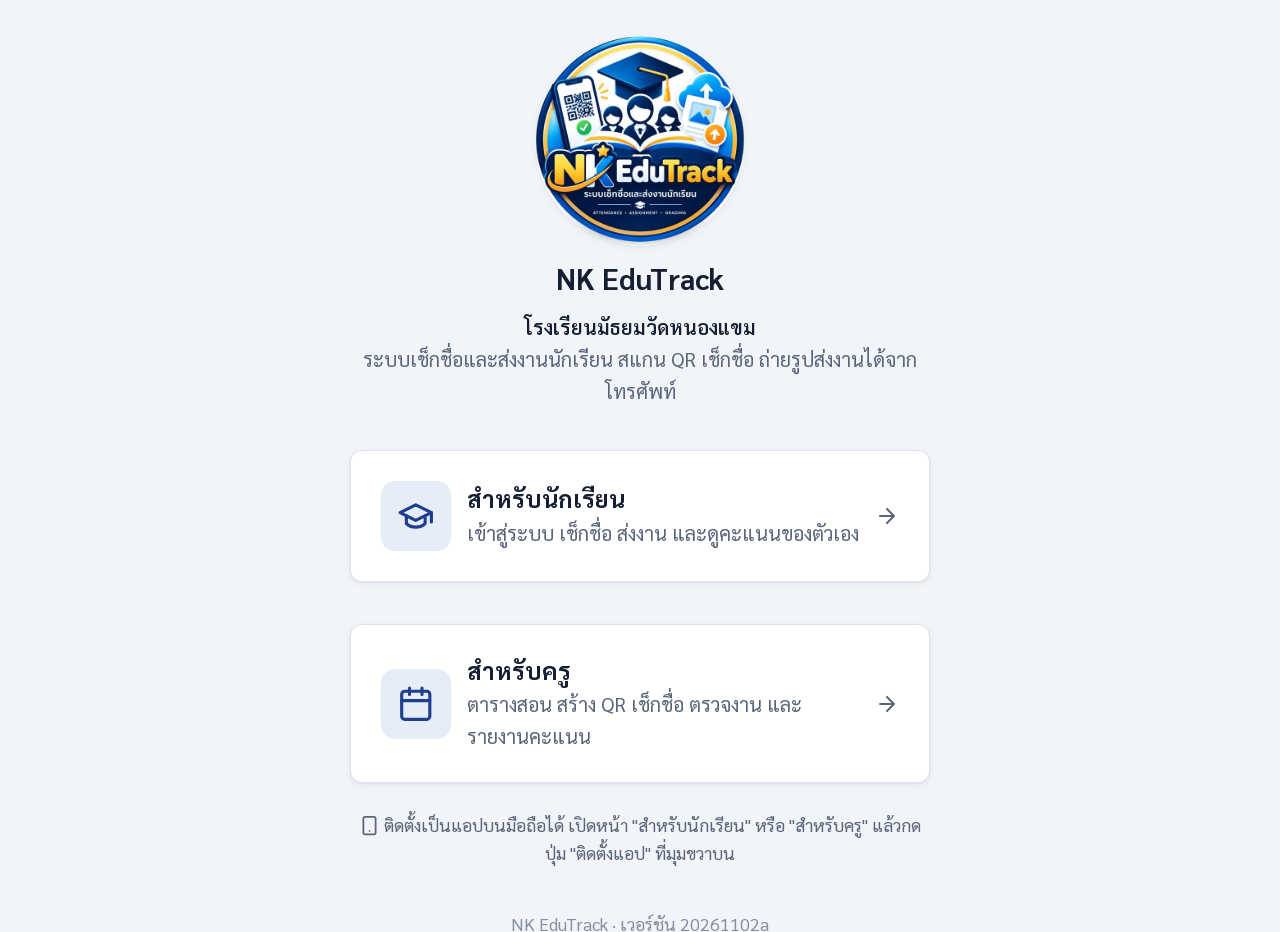
<file: index.html>
<!doctype html>
<html lang="th">
<head>
<meta charset="utf-8">
<meta name="viewport" content="width=device-width, initial-scale=1">
<meta http-equiv="refresh" content="0; url=attendance/">
<title>NK EduTrack</title>
<link rel="icon" type="image/png" href="attendance/img/favicon.png">
</head>
<body>
<p><a href="attendance/">ไปที่ระบบเช็กชื่อและส่งงาน</a></p>
</body>
</html>
</file>
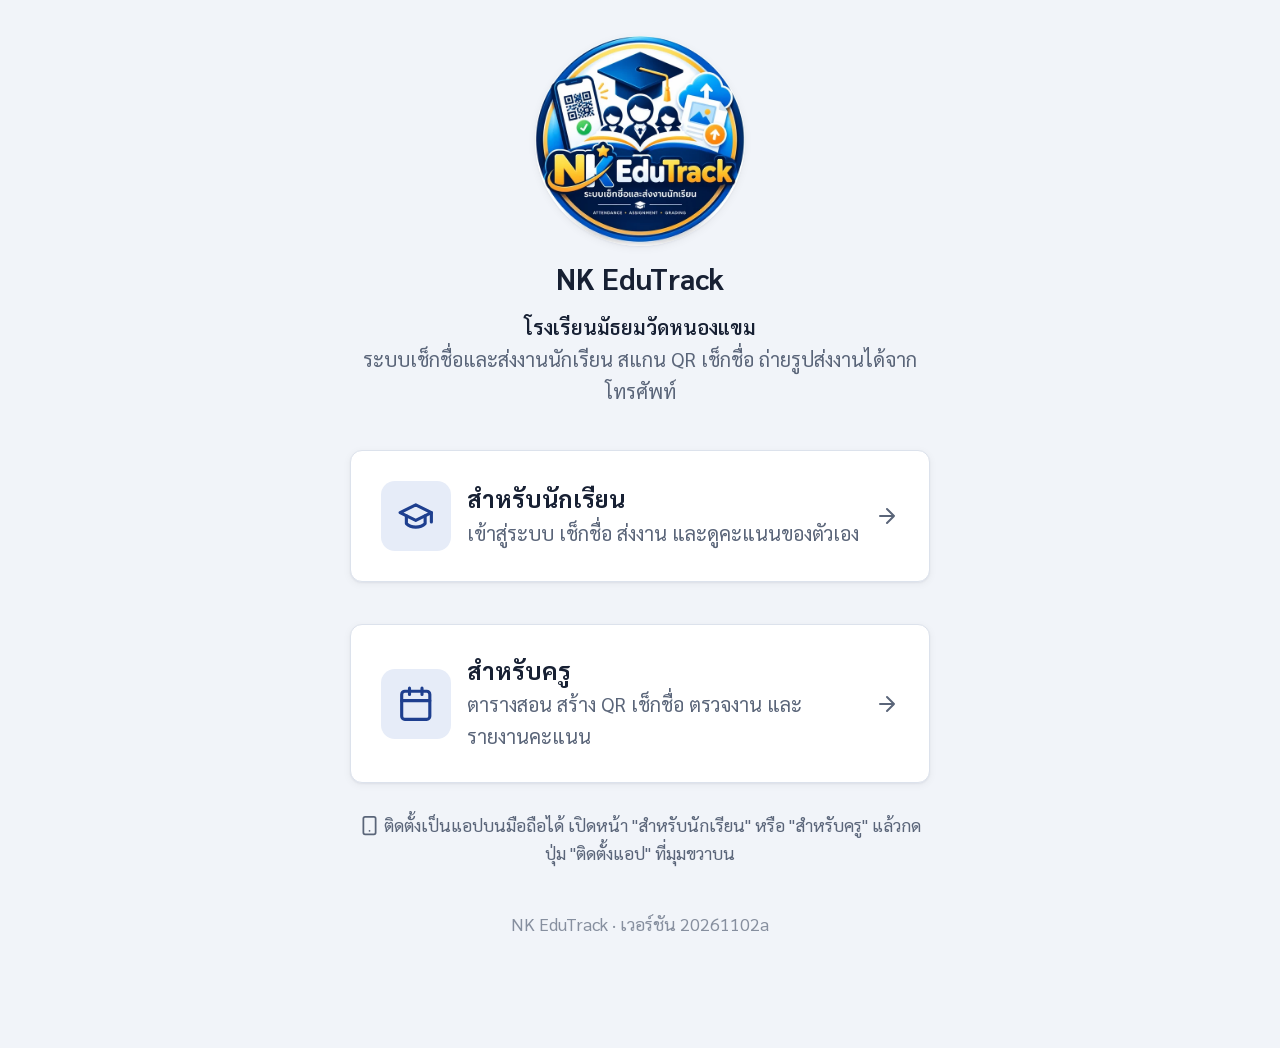
<file: attendance/index.html>
<!doctype html>
<html lang="th">
<head>
<meta charset="utf-8">
<meta name="viewport" content="width=device-width, initial-scale=1">
<meta name="robots" content="noindex">
<title>NK EduTrack</title>
<link rel="icon" type="image/png" href="img/favicon.png">
<meta name="theme-color" content="#3056d3">
<link rel="apple-touch-icon" href="img/apple-touch-icon.png">
<link rel="preconnect" href="https://fonts.googleapis.com">
<link rel="preconnect" href="https://fonts.gstatic.com" crossorigin>
<link rel="stylesheet" href="https://fonts.googleapis.com/css2?family=Sarabun:wght@400;600;700&display=swap">
<link rel="stylesheet" href="app.css?v=20261102a">
</head>
<body>
<main class="narrow">
  <div class="home-links">
    <div>
      <img class="hero-logo" src="img/logo.webp" alt="NK EduTrack" width="168" height="168">
      <h1 class="center">NK EduTrack</h1>
      <p class="center" style="margin:0;font-weight:600">โรงเรียนมัธยมวัดหนองแขม</p>
      <p class="muted center">ระบบเช็กชื่อและส่งงานนักเรียน สแกน QR เช็กชื่อ ถ่ายรูปส่งงานได้จากโทรศัพท์</p>
    </div>
    <a class="card home-link" href="student.html">
      <span class="tile"><i data-ic="school"></i></span>
      <div><h2>สำหรับนักเรียน</h2>
      <p class="muted">เข้าสู่ระบบ เช็กชื่อ ส่งงาน และดูคะแนนของตัวเอง</p></div><i data-ic="next"></i>
    </a>
    <a class="card home-link" href="teacher.html">
      <span class="tile"><i data-ic="calendar"></i></span>
      <div><h2>สำหรับครู</h2>
      <p class="muted">ตารางสอน สร้าง QR เช็กชื่อ ตรวจงาน และรายงานคะแนน</p></div><i data-ic="next"></i>
    </a>
    <p class="muted small center"><i data-ic="phone"></i> ติดตั้งเป็นแอปบนมือถือได้ เปิดหน้า "สำหรับนักเรียน" หรือ "สำหรับครู" แล้วกดปุ่ม "ติดตั้งแอป" ที่มุมขวาบน</p>
  </div>
</main>
<script src="config.js?v=20261102a"></script>
<script src="common.js?v=20261102a"></script>
</body>
</html>
</file>
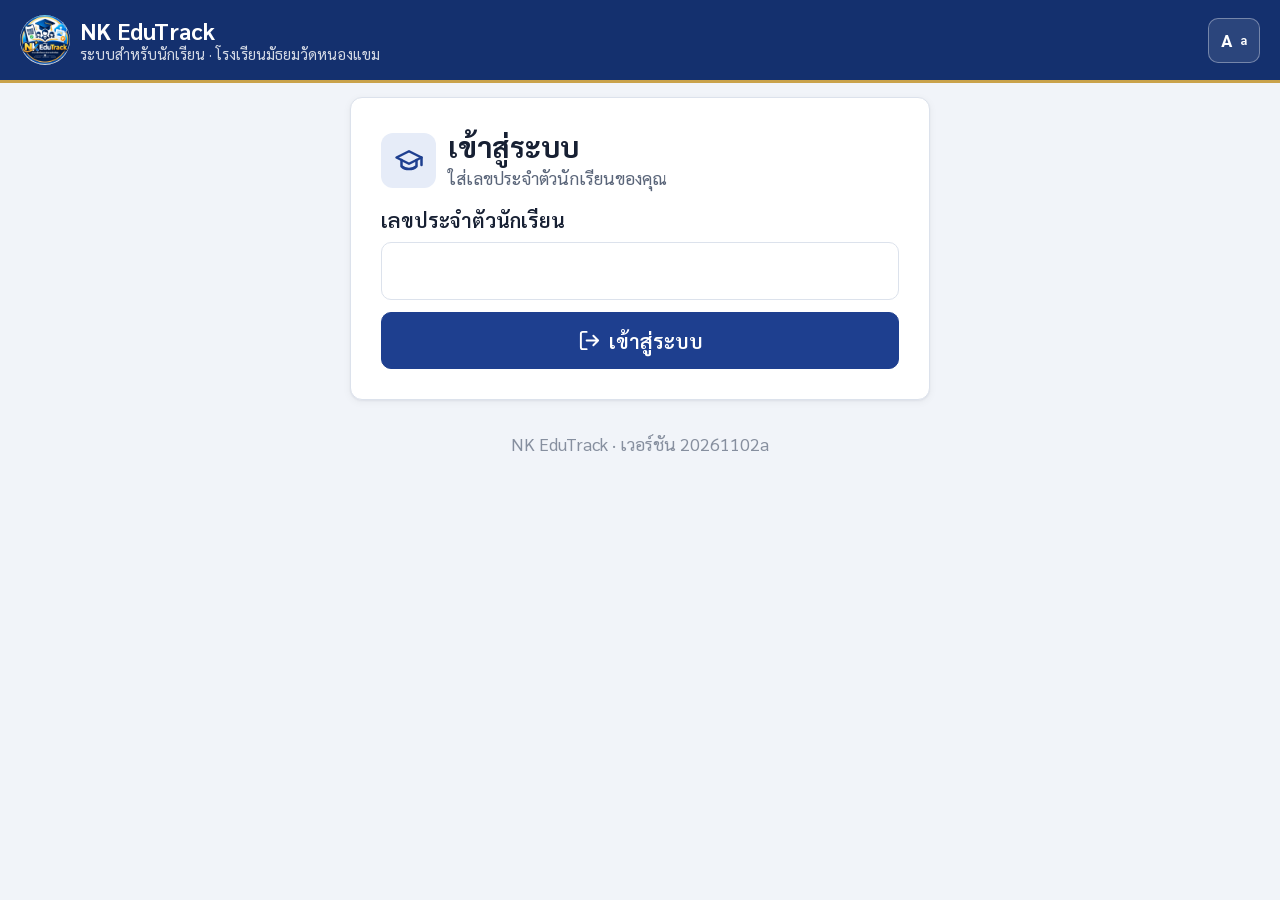
<file: attendance/student.html>
<!doctype html>
<html lang="th">
<head>
<meta charset="utf-8">
<meta name="viewport" content="width=device-width, initial-scale=1, viewport-fit=cover">
<meta name="robots" content="noindex">
<title>NK EduTrack · นักเรียน</title>
<link rel="icon" type="image/png" href="img/favicon.png">
<link rel="manifest" href="manifest-student.webmanifest">
<meta name="theme-color" content="#3056d3">
<meta name="mobile-web-app-capable" content="yes">
<meta name="apple-mobile-web-app-capable" content="yes">
<meta name="apple-mobile-web-app-title" content="NK นักเรียน">
<meta name="apple-mobile-web-app-status-bar-style" content="default">
<link rel="apple-touch-icon" href="img/apple-touch-icon.png">
<link rel="preconnect" href="https://fonts.googleapis.com">
<link rel="preconnect" href="https://fonts.gstatic.com" crossorigin>
<link rel="stylesheet" href="https://fonts.googleapis.com/css2?family=Sarabun:wght@400;600;700&display=swap">
<link rel="stylesheet" href="app.css?v=20261102a">
</head>
<body>
<header class="top">
  <div class="wrap">
    <a class="brand" href="./"><img class="logo" src="img/logo.webp" alt="" width="40" height="40"><span class="bt"><b>NK EduTrack</b><small>ระบบสำหรับนักเรียน · โรงเรียนมัธยมวัดหนองแขม</small></span></a>
    <div class="who hidden" id="who"></div>
    <button class="btn sm hidden" id="install-app" type="button" aria-label="ติดตั้งแอป"><i data-ic="phone"></i><span class="lbl">ติดตั้งแอป</span></button>
    <button class="btn sm hidden" id="logout" type="button" aria-label="ออกจากระบบ"><i data-ic="logout"></i><span class="lbl">ออก</span></button>
  </div>
</header>

<main id="main">
  <!-- เข้าสู่ระบบ -->
  <section id="view-login" class="narrow hidden">
    <div class="card">
      <div class="pagehead" style="margin-bottom:12px"><span class="tile"><i data-ic="school"></i></span><div><h1 style="margin:0">เข้าสู่ระบบ</h1><div class="small muted" id="login-note">ใส่เลขประจำตัวนักเรียนของคุณ</div></div></div>
      <div id="link-info" class="result hidden" role="status" style="margin:0 0 12px;text-align:left"></div>
      <form id="login-form" autocomplete="off">
        <label class="field">เลขประจำตัวนักเรียน
          <input id="login-id" type="text" inputmode="numeric" pattern="[0-9]*" maxlength="12" required>
        </label>
        <label class="field hidden" id="pin-wrap">PIN 4 หลัก
          <input id="login-pin" class="pin" type="password" inputmode="numeric" pattern="[0-9]*" maxlength="4" autocomplete="off">
          <span class="hint">ถ้ายังไม่เคยใช้ ให้เว้นว่างไว้ แล้วกด "เข้าสู่ระบบ" เพื่อตั้ง PIN</span>
        </label>
        <button class="btn primary block" type="submit"><i data-ic="logout"></i>เข้าสู่ระบบ</button>
      </form>
    </div>
  </section>

  <!-- ตั้ง PIN ครั้งแรก -->
  <section id="view-setup" class="narrow hidden">
    <div class="card">
      <h1>ตั้ง PIN ครั้งแรก</h1>
      <p>คุณคือ <b id="setup-name"></b> ใช่ไหม?</p>
      <p class="muted small">ถ้าไม่ใช่ ให้กด "ไม่ใช่ฉัน" แล้วตรวจเลขประจำตัวอีกครั้ง PIN ใช้ยืนยันตัวตนเวลาเช็กชื่อและส่งงาน อย่าบอกคนอื่น</p>
      <form id="setup-form" autocomplete="off">
        <label class="field">ตั้ง PIN 4 หลัก
          <input id="setup-pin" class="pin" type="password" inputmode="numeric" pattern="[0-9]{4}" maxlength="4" required>
        </label>
        <label class="field">ยืนยัน PIN อีกครั้ง
          <input id="setup-pin2" class="pin" type="password" inputmode="numeric" pattern="[0-9]{4}" maxlength="4" required>
        </label>
        <button class="btn primary block" type="submit">ยืนยัน ตั้ง PIN และเข้าสู่ระบบ</button>
        <button class="btn block" type="button" id="setup-cancel" style="margin-top:8px">ไม่ใช่ฉัน</button>
      </form>
    </div>
  </section>

  <!-- แอป -->
  <section id="view-app" class="wrap hidden">
    <div id="tab-checkin" role="tabpanel"></div>
    <div id="tab-submit" role="tabpanel" class="hidden"></div>
    <div id="tab-me" role="tabpanel" class="hidden"></div>
  </section>
</main>

<nav class="bottomnav hidden" id="nav" aria-label="เมนูหลัก" role="tablist">
  <button type="button" role="tab" data-tab="checkin" aria-selected="true"><i data-ic="userCheck"></i>เช็กชื่อ</button>
  <button type="button" role="tab" data-tab="submit" aria-selected="false"><i data-ic="upload"></i>ส่งงาน</button>
  <button type="button" role="tab" data-tab="me" aria-selected="false"><i data-ic="chart"></i>ผลของฉัน</button>
</nav>

<script src="config.js?v=20261102a"></script>
<script src="common.js?v=20261102a"></script>
<script src="vendor/qrcode.min.js?v=20261102a"></script>
<script src="receipt.js?v=20261102a"></script>
<script src="student.js?v=20261102a"></script>
</body>
</html>
</file>
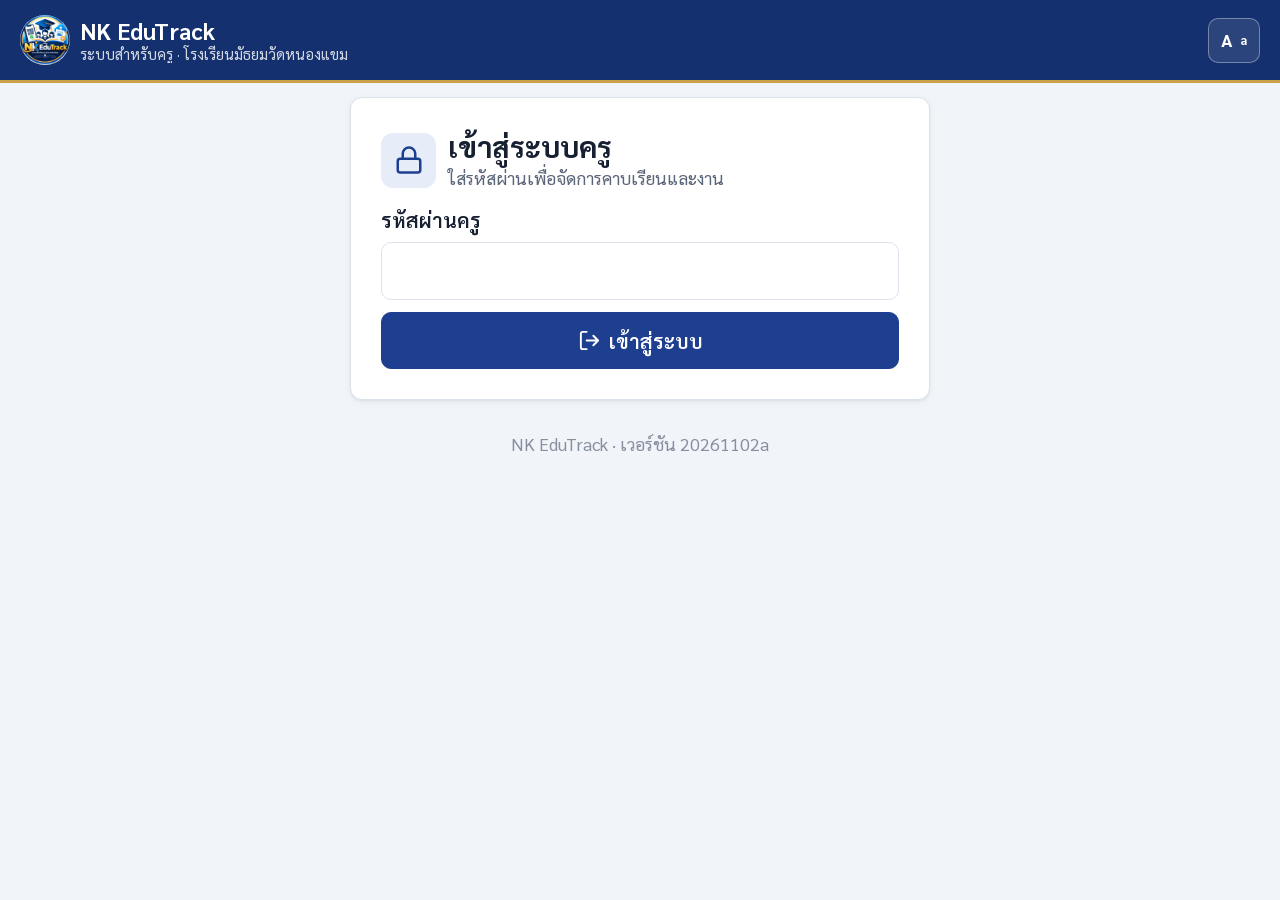
<file: attendance/teacher.html>
<!doctype html>
<html lang="th">
<head>
<meta charset="utf-8">
<meta name="viewport" content="width=device-width, initial-scale=1, viewport-fit=cover">
<meta name="robots" content="noindex">
<title>NK EduTrack · ครู</title>
<link rel="icon" type="image/png" href="img/favicon.png">
<link rel="manifest" href="manifest-teacher.webmanifest">
<meta name="theme-color" content="#3056d3">
<meta name="mobile-web-app-capable" content="yes">
<meta name="apple-mobile-web-app-capable" content="yes">
<meta name="apple-mobile-web-app-title" content="NK ครู">
<meta name="apple-mobile-web-app-status-bar-style" content="default">
<link rel="apple-touch-icon" href="img/apple-touch-icon.png">
<link rel="preconnect" href="https://fonts.googleapis.com">
<link rel="preconnect" href="https://fonts.gstatic.com" crossorigin>
<link rel="stylesheet" href="https://fonts.googleapis.com/css2?family=Sarabun:wght@400;600;700&display=swap">
<link rel="stylesheet" href="app.css?v=20261102a">
</head>
<body>
<header class="top">
  <div class="wrap">
    <a class="brand" href="./"><img class="logo" src="img/logo.webp" alt="" width="40" height="40"><span class="bt"><b>NK EduTrack</b><small>ระบบสำหรับครู · โรงเรียนมัธยมวัดหนองแขม</small></span></a>
    <button class="btn sm hidden" id="install-app" type="button" aria-label="ติดตั้งแอป"><i data-ic="phone"></i><span class="lbl">ติดตั้งแอป</span></button>
    <button class="btn sm hidden" id="logout" type="button" aria-label="ออกจากระบบ"><i data-ic="logout"></i><span class="lbl">ออกจากระบบ</span></button>
  </div>
</header>

<main>
  <section id="view-login" class="narrow hidden">
    <div class="card">
      <div class="pagehead" style="margin-bottom:12px"><span class="tile"><i data-ic="lock"></i></span><div><h1 style="margin:0">เข้าสู่ระบบครู</h1><div class="small muted">ใส่รหัสผ่านเพื่อจัดการคาบเรียนและงาน</div></div></div>
      <form id="login-form">
        <label class="field">รหัสผ่านครู
          <input id="pass" type="password" autocomplete="current-password" required>
        </label>
        <button class="btn primary block" type="submit"><i data-ic="logout"></i>เข้าสู่ระบบ</button>
      </form>
    </div>
  </section>

  <section id="view-app" class="wrap hidden">
    <div class="tabs" role="tablist" id="tabs">
      <button class="tab" role="tab" data-tab="timetable" aria-selected="true" title="ตารางสอนและสร้าง QR"><i data-ic="calendar"></i><span>ตารางสอน</span></button>
      <button class="tab" role="tab" data-tab="checkin" aria-selected="false" title="เช็กชื่อสด"><i data-ic="userCheck"></i><span>เช็กชื่อสด</span></button>
      <button class="tab" role="tab" data-tab="assign" aria-selected="false" title="มอบหมายงาน"><i data-ic="assign"></i><span>มอบหมาย</span></button>
      <button class="tab" role="tab" data-tab="review" aria-selected="false" title="ตรวจงาน"><i data-ic="review"></i><span>ตรวจงาน</span></button>
      <button class="tab" role="tab" data-tab="report" aria-selected="false" title="คะแนนและรายงาน"><i data-ic="chart"></i><span>คะแนน</span></button>
      <button class="tab" role="tab" data-tab="settings" aria-selected="false" title="นักเรียนและตั้งค่า"><i data-ic="settings"></i><span>ตั้งค่า</span></button>
    </div>
    <div id="p-timetable" role="tabpanel"></div>
    <div id="p-checkin" role="tabpanel" class="hidden"></div>
    <div id="p-assign" role="tabpanel" class="hidden"></div>
    <div id="p-review" role="tabpanel" class="hidden"></div>
    <div id="p-report" role="tabpanel" class="hidden"></div>
    <div id="p-settings" role="tabpanel" class="hidden"></div>
  </section>
</main>
<div id="modal-root"></div>

<script src="config.js?v=20261102a"></script>
<script src="common.js?v=20261102a"></script>
<script src="vendor/qrcode.min.js?v=20261102a"></script>
<script src="receipt.js?v=20261102a"></script>
<script src="teacher.js?v=20261102a"></script>
</body>
</html>
</file>
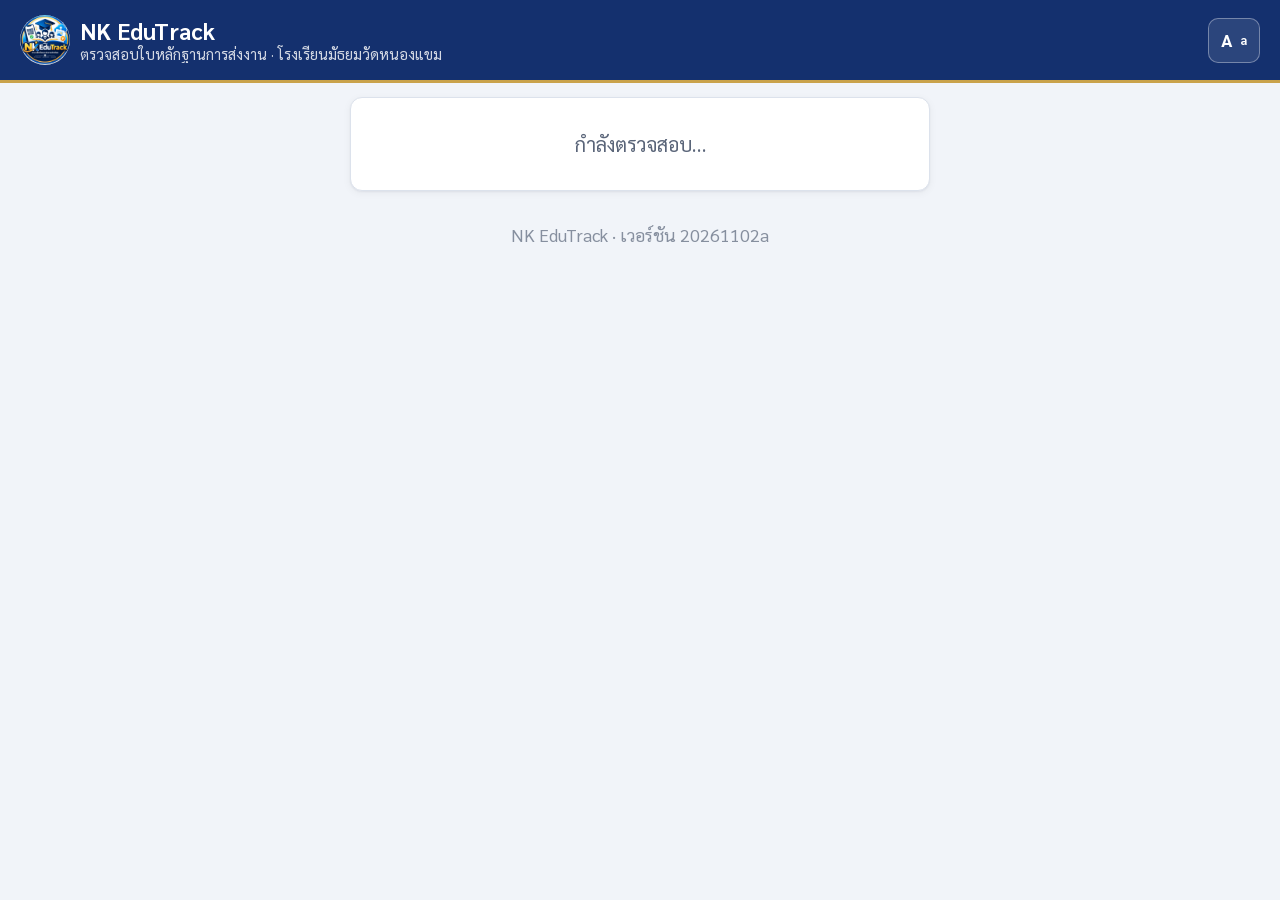
<file: attendance/verify.html>
<!doctype html>
<html lang="th">
<head>
<meta charset="utf-8">
<meta name="viewport" content="width=device-width, initial-scale=1">
<meta name="robots" content="noindex">
<title>NK EduTrack · ตรวจสอบใบหลักฐาน</title>
<link rel="icon" type="image/png" href="img/favicon.png">
<link rel="apple-touch-icon" href="img/apple-touch-icon.png">
<link rel="preconnect" href="https://fonts.googleapis.com">
<link rel="preconnect" href="https://fonts.gstatic.com" crossorigin>
<link rel="stylesheet" href="https://fonts.googleapis.com/css2?family=Sarabun:wght@400;600;700&display=swap">
<link rel="stylesheet" href="app.css?v=20261102a">
</head>
<body>
<header class="top"><div class="wrap">
  <a class="brand" href="./"><img class="logo" src="img/logo.webp" alt="" width="40" height="40"><span class="bt"><b>NK EduTrack</b><small>ตรวจสอบใบหลักฐานการส่งงาน · โรงเรียนมัธยมวัดหนองแขม</small></span></a>
</div></header>
<main class="narrow">
  <div class="card" id="box"><p class="center muted">กำลังตรวจสอบ…</p></div>
</main>
<script src="config.js?v=20261102a"></script>
<script src="common.js?v=20261102a"></script>
<script>
(async function () {
  const p = new URLSearchParams(location.search), box = $('#box');
  try {
    const r = await api('verify', { id: p.get('r') || '', k: p.get('k') || '' });
    box.innerHTML = `
      <div class="result ${r.late ? 'warn' : 'ok'}" role="status"><div class="big" aria-hidden="true">${icon(r.late ? 'clock' : 'shield')}</div>
        <h2>ระบบรับงานนี้แล้ว${r.late ? ' (ส่งช้ากว่ากำหนด)' : ''}</h2><p>เลขที่ใบหลักฐาน ${esc(r.receiptId)}</p></div>
      <table style="margin-top:12px"><tbody>
        <tr><th>ใบงาน</th><td>${esc(r.title)}${r.subject ? '<div class="small muted">' + esc(r.subject) + (r.classLabel ? ' · ' + esc(r.classLabel) : '') + '</div>' : ''}</td></tr>
        <tr><th>ผู้ส่ง</th><td>${esc(r.studentName)}<div class="small muted">${esc(r.studentId)}</div></td></tr>
        <tr><th>วัน/เวลาที่ส่ง</th><td>${esc(thDate(r.submittedAt))} ${esc(String(r.submittedAt).slice(11, 19))} น.</td></tr>
        <tr><th>จำนวนภาพ</th><td>${r.count} ภาพ · ส่งครั้งที่ ${r.round}</td></tr></tbody></table>
      <p class="small muted" style="margin-top:12px">หน้านี้ยืนยันเฉพาะว่าระบบได้รับไฟล์ ไม่ใช่การรับรองคะแนนหรือความถูกต้องของงาน</p>`;
  } catch (e) {
    box.innerHTML = `<div class="result bad" role="alert"><div class="big" aria-hidden="true">${icon('xCircle')}</div><h2>ตรวจสอบไม่ผ่าน</h2><p>${esc(e.message || 'เกิดข้อผิดพลาด')}</p></div>`;
  }
})();
</script>
</body>
</html>
</file>
<file: attendance/app.css>
:root {
  --bg: #f1f4f9; --card: #ffffff; --ink: #172033; --muted: #5a6579; --line: #dce2ec;
  --brand: #1e3f8f; --brand-ink: #ffffff; --brand-soft: #e6ecf8;
  --head: #14306e; --accent: #c9a24b;
  --ok: #0f7b55; --ok-soft: #e0f3ea; --warn: #8f5600; --warn-soft: #fdf0d3;
  --bad: #b42323; --bad-soft: #fbe6e6; --info: #1b64a3; --info-soft: #e0eef9;
  --radius: 12px; --shadow: 0 1px 2px rgba(16, 24, 40, .05), 0 2px 8px rgba(16, 24, 40, .05);
}
@media (prefers-color-scheme: dark) {
  :root:not([data-theme="light"]) {
    --bg: #0e1422; --card: #172033; --ink: #eef1f7; --muted: #9aa5b8; --line: #2a3550;
    --brand: #7f9dff; --brand-ink: #0a1020; --brand-soft: #212c4c;
    --head: #0f2557; --accent: #d9b865;
    --ok: #4cd1a1; --ok-soft: #123329; --warn: #f0b24a; --warn-soft: #3a2b0e;
    --bad: #ff8d8d; --bad-soft: #3d1a1a; --info: #6cb8f0; --info-soft: #152c40;
    --shadow: 0 1px 2px rgba(0, 0, 0, .4);
  }
}
* { box-sizing: border-box; }
html { -webkit-text-size-adjust: 100%; font-size: calc(clamp(1rem, .89rem + .45vw, 1.32rem) * var(--fs, 1)); }
/* จอสัมผัส (มือถือ/แท็บเล็ต): ตัวอักษรใหญ่กว่าคอมพิวเตอร์ เพราะถือห่างตาและมีพิกเซลหนาแน่น */
@media (pointer: coarse) { html { font-size: calc(clamp(1.125rem, 1rem + .55vw, 1.45rem) * var(--fs, 1)); } }
body {
  margin: 0; background: var(--bg); color: var(--ink);
  font: 1rem/1.6 "Sarabun", "Noto Sans Thai", "Leelawadee UI", Tahoma, system-ui, sans-serif;
}
h1, h2, h3 { line-height: 1.25; margin: 0 0 .5em; }
h1 { font-size: 1.45rem; } h2 { font-size: 1.2rem; font-weight: 700; } h3 { font-size: 1.05rem; font-weight: 700; }
.logo { width: 2.5rem; height: 2.5rem; }
p { margin: 0 0 .75em; }
a { color: var(--brand); }
button, input, select, textarea { font: inherit; color: inherit; }
.wrap { width: min(100% - 2rem, 70rem); margin-inline: auto; }
.narrow { width: min(100% - 2rem, 29rem); margin-inline: auto; }

.top { background: var(--head); color: #fff; border-bottom: 3px solid var(--accent); position: sticky; top: 0; z-index: 20; }
.top .wrap { display: flex; align-items: center; gap: 10px; min-height: 3.875rem; }
.brand { flex: 1; min-width: 0; overflow: hidden; }
.brand .bt { display: grid; line-height: 1.2; min-width: 0; }
.brand .bt b { font-size: 1.08rem; letter-spacing: .01em; white-space: nowrap; overflow: hidden; text-overflow: ellipsis; }
.brand .bt small { font-size: .74rem; opacity: .82; white-space: nowrap; overflow: hidden; text-overflow: ellipsis; }
.who { color: #dbe4ff; font-size: .88rem; text-align: right; }
.top .btn { background: rgba(255, 255, 255, .1); border-color: rgba(255, 255, 255, .35); color: #fff; }
.top .btn:hover { background: rgba(255, 255, 255, .2); border-color: #fff; }
.ic { width: 1.2em; height: 1.2em; flex: none; fill: none; stroke: currentColor; stroke-width: 2; stroke-linecap: round; stroke-linejoin: round; vertical-align: -.22em; }
h2 .ic, h3 .ic { margin-right: 6px; color: var(--brand); }
.pagehead { display: flex; align-items: center; gap: 12px; }
.tile { width: 2.75rem; height: 2.75rem; border-radius: 12px; background: var(--brand-soft); color: var(--brand); display: grid; place-items: center; flex: none; }
.tile .ic { width: 1.5rem; height: 1.5rem; }

.card { background: var(--card); border: 1px solid var(--line); border-radius: var(--radius); box-shadow: var(--shadow); padding: 20px; margin-block: 14px; }
.card > :last-child { margin-bottom: 0; }
.grid { display: grid; gap: 14px; }
.cols-2 { grid-template-columns: repeat(2, minmax(0, 1fr)); }
.cols-4 { grid-template-columns: repeat(4, minmax(0, 1fr)); }
@media (max-width: 45rem) { .cols-2 { grid-template-columns: 1fr; } .cols-4 { grid-template-columns: repeat(2, minmax(0, 1fr)); } }
.row { display: flex; flex-wrap: wrap; gap: 10px; align-items: center; }
.row.end { justify-content: flex-end; }
.grow { flex: 1; min-width: 0; }
.muted { color: var(--muted); } .small { font-size: .875rem; } .center { text-align: center; }
.hidden { display: none !important; }

label.field { display: grid; gap: 6px; font-weight: 600; margin-bottom: 12px; }
label.field .hint { font-weight: 400; color: var(--muted); font-size: .85rem; }
input[type=text], input[type=password], input[type=number], input[type=datetime-local], input[type=date], input[type=time], select, textarea {
  width: 100%; min-height: 2.875rem; padding: 9px 12px; border: 1.5px solid var(--line); border-radius: 10px; background: var(--card);
}
textarea { min-height: 7.5rem; resize: vertical; }
input:focus-visible, select:focus-visible, textarea:focus-visible, button:focus-visible, a:focus-visible { outline: 3px solid color-mix(in srgb, var(--brand) 45%, transparent); outline-offset: 1px; }
.pin { letter-spacing: .5em; text-align: center; font-size: 1.5rem; }

.btn {
  display: inline-flex; align-items: center; justify-content: center; gap: 8px; min-height: 2.875rem; padding: 8px 18px;
  border-radius: 10px; border: 1.5px solid var(--line); background: var(--card); font-weight: 600; cursor: pointer; text-decoration: none;
}
.btn:hover { border-color: var(--brand); }
.btn.primary:hover { filter: brightness(1.1); }
.btn .ic { width: 1.15em; height: 1.15em; }
.btn.primary { background: var(--brand); color: var(--brand-ink); border-color: var(--brand); }
.btn.ok { background: var(--ok); color: #fff; border-color: var(--ok); }
.btn.danger { color: var(--bad); }
.btn.block { width: 100%; }
.btn.sm { min-height: 2.25rem; padding: 4px 12px; font-size: .9rem; }
.btn:disabled { opacity: .55; cursor: not-allowed; }

.badge { display: inline-flex; align-items: center; gap: 5px; padding: 3px 10px; border-radius: 999px; font-size: .82rem; font-weight: 600; background: var(--line); color: var(--ink); white-space: nowrap; }
.badge.present, .badge.done { background: var(--ok-soft); color: var(--ok); }
.badge.late, .badge.revise, .badge.pending { background: var(--warn-soft); color: var(--warn); }
.badge.absent, .badge.none, .badge.missing { background: var(--bad-soft); color: var(--bad); }
.badge.leave { background: var(--info-soft); color: var(--info); }
.badge .ic { width: 14px; height: 14px; }

.tabs { display: flex; gap: 6px; overflow-x: auto; padding: 12px 0 8px; scrollbar-width: none; }
.tab { display: inline-flex; align-items: center; gap: 8px; border: 1.5px solid transparent; background: transparent; padding: 8px 13px; border-radius: 10px; font-weight: 600; color: var(--muted); cursor: pointer; white-space: nowrap; min-height: 2.75rem; }
.tab:hover { background: var(--brand-soft); }
.tab[aria-selected=true] { background: var(--brand); color: var(--brand-ink); }
@media (max-width: 45rem) {
  .tabs { position: fixed; left: 0; right: 0; bottom: 0; z-index: 25; display: grid; grid-template-columns: repeat(6, 1fr); gap: 0; padding: 0 0 env(safe-area-inset-bottom); background: var(--card); border-top: 1px solid var(--line); box-shadow: 0 -2px 10px rgba(16, 24, 40, .06); overflow: visible; }
  .tab { flex-direction: column; justify-content: center; gap: 2px; padding: 7px 2px 6px; border-radius: 0; min-height: 3.625rem; font-size: .7rem; font-weight: 600; }
  .tab .ic { width: 1.375rem; height: 1.375rem; }
  .tab[aria-selected=true] { background: var(--brand-soft); color: var(--brand); box-shadow: inset 0 3px 0 var(--brand); }
  #view-app { padding-bottom: 5.25rem; }
  .toast { bottom: 5.25rem; }
}

.stat { padding: 14px 16px; border-radius: 12px; background: var(--brand-soft); }
.stat b { display: block; font-size: 1.9rem; line-height: 1.1; }
.stat span { color: var(--muted); font-size: .875rem; }

table { width: 100%; border-collapse: collapse; }
th, td { padding: 9px 10px; border-bottom: 1px solid var(--line); text-align: left; vertical-align: middle; }
th { font-size: .82rem; color: var(--muted); font-weight: 600; background: var(--bg); position: sticky; top: 0; }
td.num, th.num { text-align: right; font-variant-numeric: tabular-nums; }
.scroll { overflow-x: auto; max-height: 70vh; border: 1px solid var(--line); border-radius: 10px; }
.scroll table { min-width: 35rem; }

.toast { position: fixed; left: 50%; bottom: 24px; transform: translateX(-50%); background: #1c2434; color: #fff; padding: 12px 20px; border-radius: 12px; z-index: 100; max-width: min(92vw, 420px); box-shadow: 0 8px 30px rgba(0,0,0,.3); }
.toast.bad { background: #b42318; }

.result { text-align: center; padding: 28px 18px; border-radius: var(--radius); }
.result .big { width: 4rem; height: 4rem; margin: 0 auto 10px; border-radius: 50%; background: rgba(255, 255, 255, .65); display: grid; place-items: center; }
.result .big .ic { width: 2.25rem; height: 2.25rem; stroke-width: 2.2; }
.result.ok { background: var(--ok-soft); color: var(--ok); }
.result.warn { background: var(--warn-soft); color: var(--warn); }
.result.bad { background: var(--bad-soft); color: var(--bad); }

.thumbs { display: grid; grid-template-columns: repeat(auto-fill, minmax(6rem, 1fr)); gap: 8px; margin-block: 12px; }
.thumb { position: relative; aspect-ratio: 1; border-radius: 10px; overflow: hidden; background: var(--line); }
.thumb img { width: 100%; height: 100%; object-fit: cover; display: block; }
.thumb button { position: absolute; top: 4px; right: 4px; width: 1.875rem; height: 1.875rem; border-radius: 50%; border: 0; background: rgba(0,0,0,.65); color: #fff; font-size: 1rem; cursor: pointer; }
.bar { height: 10px; border-radius: 999px; background: var(--line); overflow: hidden; }
.bar > i { display: block; height: 100%; background: var(--brand); transition: width .2s; }

.qrbox { display: grid; gap: 10px; justify-items: center; text-align: center; background: #fff; color: #111; border-radius: var(--radius); padding: 16px; border: 1px solid var(--line); }
.qrbox svg { width: min(100%, 22.5rem); height: auto; display: block; }
.qrbox:fullscreen { justify-content: center; align-content: center; padding: 24px; }
.qrbox:fullscreen svg { width: min(78vh, 78vw); }
.qrbox .count { font-size: 1.4rem; font-weight: 700; }
.countdown { font-variant-numeric: tabular-nums; color: #555; }

.modal { position: fixed; inset: 0; background: rgba(10, 15, 30, .72); z-index: 60; display: grid; place-items: center; padding: 12px; }
.modal .panel { background: var(--card); border-radius: var(--radius); width: min(100%, 55rem); max-height: 94vh; overflow: auto; padding: 18px; }
.viewer { display: grid; gap: 10px; }
.viewer img { width: 100%; max-height: 62vh; object-fit: contain; background: #000; border-radius: 10px; display: block; }
.seg { display: inline-flex; border: 1.5px solid var(--line); border-radius: 10px; overflow: hidden; }
.seg button { border: 0; background: var(--card); padding: 4px 10px; min-height: 2.125rem; cursor: pointer; font-size: .85rem; border-right: 1px solid var(--line); }
.seg button:last-child { border-right: 0; }
.seg button[aria-pressed=true] { background: var(--brand); color: var(--brand-ink); }
.bottomnav { position: sticky; bottom: 0; background: var(--card); border-top: 1px solid var(--line); display: grid; grid-template-columns: repeat(3, 1fr); z-index: 15; }
.bottomnav button { display: flex; flex-direction: column; align-items: center; justify-content: center; gap: 2px; border: 0; background: transparent; padding: 7px 4px 8px; font-weight: 600; font-size: .8rem; color: var(--muted); cursor: pointer; min-height: 3.75rem; }
.bottomnav button .ic { width: 1.5rem; height: 1.5rem; }
.bottomnav button[aria-selected=true] { color: var(--brand); background: var(--brand-soft); box-shadow: inset 0 3px 0 var(--brand); }
.home-links { display: grid; gap: 14px; margin-block: 24px; }
.home-link { display: flex; align-items: center; gap: 16px; text-decoration: none; color: inherit; }
.home-link:hover { border-color: var(--brand); }
.home-link .tile { width: 3.5rem; height: 3.5rem; border-radius: 14px; }
.home-link .tile .ic { width: 1.875rem; height: 1.875rem; }
.home-link h2 { margin-bottom: .15em; }
.home-link p { margin: 0; }
.home-link > .ic:last-child { margin-left: auto; color: var(--muted); }
.skip { position: absolute; left: -999px; } .skip:focus { left: 8px; top: 8px; background: #fff; padding: 8px; z-index: 200; }
@media (prefers-reduced-motion: reduce) { * { transition: none !important; animation: none !important; } }
#roster .scroll table { min-width: 0; }
.seg { flex-wrap: wrap; }
.seg button { padding: 4px 9px; }
#main { padding-bottom: 5.25rem; }
.bottomnav { position: fixed; left: 0; right: 0; bottom: 0; padding-bottom: env(safe-area-inset-bottom); }
@media (max-width: 30rem) { .who { font-size: .78rem; } .top .btn .lbl { display: none; } }
.gradebar { position: sticky; bottom: -18px; background: var(--card); padding: 10px 0 4px; border-top: 1px solid var(--line); display: grid; gap: 10px; z-index: 2; }
.viewer img { max-height: 52vh; }
/* ตารางสอนแบบกริด */
.tt-wrap { overflow-x: auto; margin-top: 14px; border: 1px solid var(--line); border-radius: 12px; }
table.tt { border-collapse: separate; border-spacing: 0; width: 100%; min-width: 63.75rem; table-layout: fixed; }
table.tt th, table.tt td { border-right: 1px solid var(--line); border-bottom: 1px solid var(--line); padding: 0; text-align: center; vertical-align: middle; }
table.tt tr > :last-child { border-right: 0; }
table.tt tbody tr:last-child > * { border-bottom: 0; }
table.tt thead th { background: var(--bg); font-weight: 400; padding: 6px 2px; position: static; }
.g-p b { display: block; font-size: 1.05rem; }
.g-p span { display: block; font-size: .72rem; color: var(--muted); line-height: 1.2; white-space: nowrap; }
table.tt .g-d { width: 4.625rem; position: sticky; left: 0; z-index: 1; background: var(--bg); font-weight: 700; padding: 6px 4px; }
.g-d small { display: block; font-size: .7rem; font-weight: 400; color: var(--ok); }
.g-d.today { color: var(--ok); }
table.tt tbody td { height: 4.625rem; }
.g-empty.edit { background: transparent; }
.g-add { width: 100%; height: 100%; min-height: 4.625rem; border: 0; background: transparent; color: var(--line); font-size: 1.4rem; cursor: pointer; }
.g-add:hover, .g-add:focus-visible { background: var(--brand-soft); color: var(--brand); }
.g-btn { display: flex; flex-direction: column; justify-content: center; align-items: center; gap: 1px; width: 100%; min-height: 4.625rem; padding: 6px 4px; border: 0; background: transparent; line-height: 1.25; font-size: .85rem; }
button.g-btn { cursor: pointer; }
.g-btn b { font-size: .95rem; }
.g-btn span { color: var(--muted); font-size: .78rem; }
.g-slot.room { background: var(--brand-soft); }
button.g-btn:hover, button.g-btn:focus-visible { filter: brightness(.96); outline: 2px solid var(--brand); outline-offset: -2px; }
.g-slot.plain { background: var(--bg); }
.g-slot.plain .g-btn b { color: var(--muted); font-weight: 500; }
.g-slot.now { box-shadow: inset 0 0 0 2px var(--ok); background: var(--ok-soft); }
.g-slot.edit { outline: 1px dashed var(--brand); outline-offset: -3px; }
.g-btn em { font-style: normal; font-size: .72rem; padding: 0 8px; border-radius: 999px; background: var(--ok-soft); color: var(--ok); margin-top: 2px; }
.g-btn em.open { background: var(--warn-soft); color: var(--warn); }
.brand { display: flex; align-items: center; gap: 10px; text-decoration: none; color: inherit; }
.logo { border-radius: 50%; flex: none; }
.hero-logo { display: block; width: 10.5rem; height: 10.5rem; border-radius: 50%; margin: 12px auto 14px; box-shadow: var(--shadow); }
@media (max-width: 30rem) { .top:has(.who:not(.hidden)) .brand .bt { display: none; } .top:has(.who:not(.hidden)) .brand { flex: none; } .who { flex: 1; line-height: 1.25; } }
#roster .seg { flex-wrap: nowrap; }
#roster .seg button { padding: 4px 8px; font-size: .8rem; }
#roster td, #roster th { padding-inline: 6px; }

/* ปรับตามอุปกรณ์ */
@media (pointer: coarse) { .btn { min-height: 3rem; } .btn.sm { min-height: 2.5rem; } input[type=text], input[type=password], input[type=number], input[type=date], input[type=time], input[type=datetime-local], select { min-height: 3rem; } }
@media (min-width: 721px) and (max-width: 1100px) and (pointer: fine) { .wrap { width: min(100% - 3rem, 70rem); } .card { padding: 1.4rem; } .home-links, .narrow { max-width: 34rem; } .bottomnav { left: 50%; right: auto; width: min(100%, 34rem); transform: translateX(-50%); border-radius: 14px 14px 0 0; border: 1px solid var(--line); border-bottom: 0; } }
@media (min-width: 1101px) and (pointer: fine) { .card { padding: 1.5rem; } .bottomnav { left: 50%; right: auto; width: min(100%, 36rem); transform: translateX(-50%); border-radius: 14px 14px 0 0; border: 1px solid var(--line); border-bottom: 0; } }
@media (min-width: 721px) { .top .wrap { min-height: 4rem; } .brand .bt b { font-size: 1.15rem; } }
@media print { html { font-size: 12pt; } .top, .tabs, .bottomnav, #install-app { display: none !important; } }
.bulkbar { display: grid; gap: .7rem; padding: .8rem; margin-bottom: .8rem; border: 1.5px dashed var(--line); border-radius: 10px; background: var(--bg); }
input.chk { width: 1.3rem; height: 1.3rem; accent-color: var(--brand); cursor: pointer; }
.bulkbar .bk2 { padding-top: .7rem; border-top: 1px solid var(--line); }
.spin { width: 1.1em; height: 1.1em; border: 2.5px solid currentColor; border-right-color: transparent; border-radius: 50%; display: inline-block; animation: spin .8s linear infinite; }
@keyframes spin { to { transform: rotate(360deg); } }
.fsbtn { font-weight: 700; min-width: 2.6rem; padding-inline: .5rem; letter-spacing: -.02em; }
.fsbtn small { font-size: .7em; }
.thumb.pdf { background: var(--bg); border: 1.5px solid var(--line); }
.pdftile { height: 100%; display: flex; flex-direction: column; align-items: center; justify-content: center; gap: .25rem; padding: .4rem; text-align: center; }
.pdftile b { background: #dc2626; color: #fff; border-radius: 8px; padding: .15rem .6rem; font-size: 1.05rem; letter-spacing: .04em; }
.pdftile span { font-size: .75rem; line-height: 1.2; word-break: break-all; overflow: hidden; display: -webkit-box; -webkit-line-clamp: 2; -webkit-box-orient: vertical; }
.pdftile small { color: var(--muted); font-size: .7rem; }
.pdfbox { display: grid; gap: .5rem; border: 1.5px solid var(--line); border-radius: 10px; padding: .6rem; }
.pdfview { width: 100%; height: 60vh; border: 0; border-radius: 8px; background: #e5e7eb; }
.chips { display: flex; flex-wrap: wrap; gap: .4rem; margin: .4rem 0 .8rem; }
.chip { border: 1.5px solid var(--line); background: var(--card); color: var(--ink); border-radius: 999px; padding: .25rem .8rem; font: inherit; font-size: .9rem; cursor: pointer; min-height: 2.25rem; }
.chip b { margin-left: .4rem; color: var(--muted); font-weight: 700; }
.chip[aria-pressed="true"] { background: var(--head); border-color: var(--head); color: #fff; }
.chip[aria-pressed="true"] b { color: #fff; }
</file>
